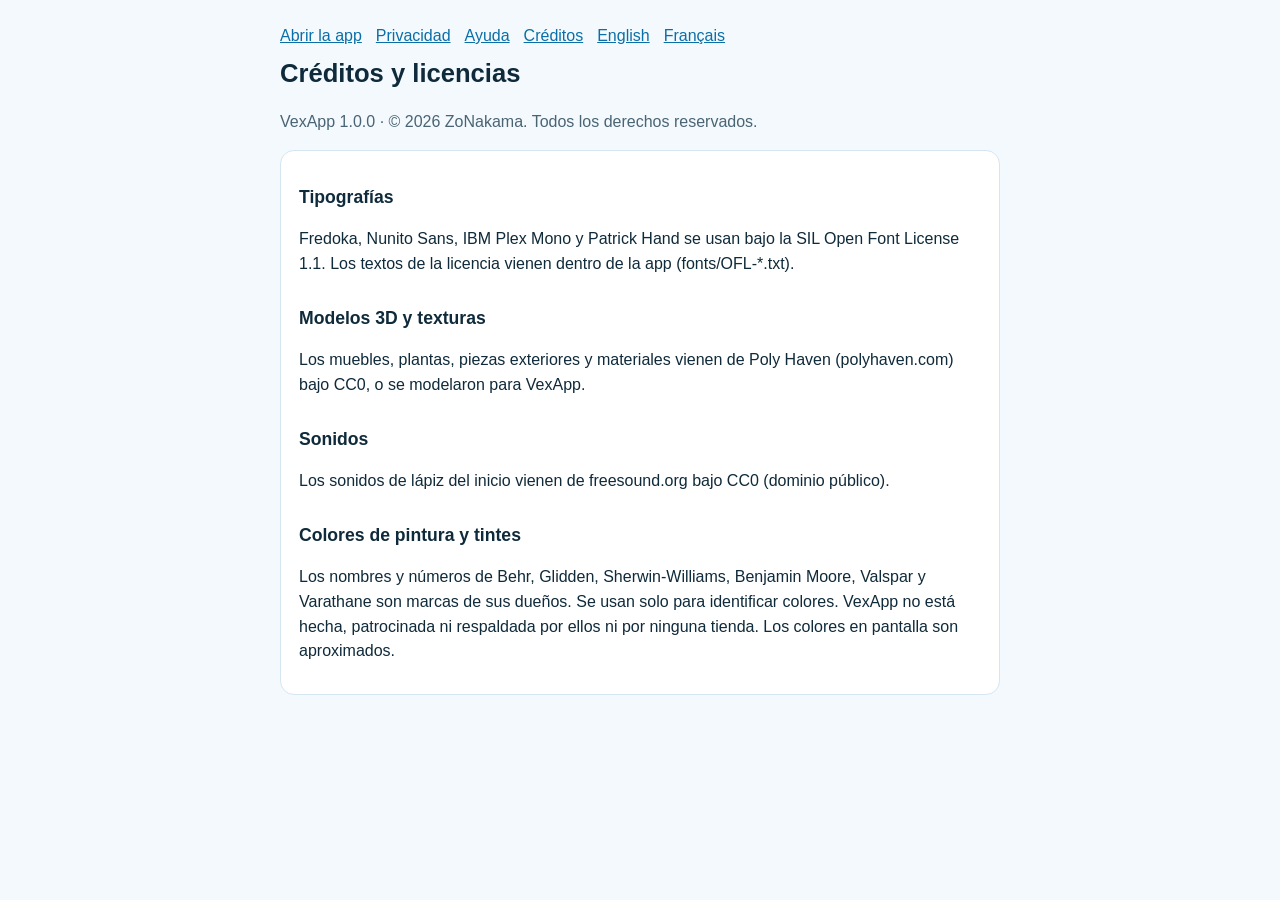
<file: licenses-es.html>
<!doctype html>
<html lang="es">
<head>
<meta charset="utf-8">
<meta http-equiv="Content-Security-Policy" content="default-src 'none'; script-src 'self'; connect-src 'self' https://*.trycloudflare.com; style-src 'unsafe-inline'; img-src 'self' data:; base-uri 'none'; form-action 'none'">
<meta name="viewport" content="width=device-width,initial-scale=1,viewport-fit=cover">
<title>Créditos de VexApp</title>
<style>
:root{--ink:#0f2a3a;--muted:#4a6474;--accent:#0a6fa8;--bg:#f3f9fd;--line:#d6e6f0}
body{margin:0;background:var(--bg);color:var(--ink);font:16px/1.55 -apple-system,BlinkMacSystemFont,"Segoe UI",Roboto,sans-serif}
main{max-width:720px;margin:0 auto;padding:24px 16px 48px}
h1{font-size:1.6rem;margin:.2em 0 .1em}h2{font-size:1.1rem;margin:1.6em 0 .3em}
p,li{color:var(--ink)}small,.muted{color:var(--muted)}a{color:var(--accent)}
.card{background:#fff;border:1px solid var(--line);border-radius:14px;padding:4px 18px 14px;margin-top:16px}
nav a{margin-right:14px}
</style>
</head>
<body><main>
<nav><a href="index.html">Abrir la app</a><a href="privacy-es.html">Privacidad</a><a href="support-es.html">Ayuda</a><a href="licenses-es.html">Créditos</a><a href="licenses.html">English</a><a href="licenses-fr.html">Français</a></nav>
<h1>Créditos y licencias</h1>
<p class="muted">VexApp 1.0.0 · © 2026 ZoNakama. Todos los derechos reservados.</p>
<div class="card">
<h2>Tipografías</h2>
<p>Fredoka, Nunito Sans, IBM Plex Mono y Patrick Hand se usan bajo la SIL Open Font License 1.1. Los textos de la licencia vienen dentro de la app (fonts/OFL-*.txt).</p>
<h2>Modelos 3D y texturas</h2>
<p>Los muebles, plantas, piezas exteriores y materiales vienen de Poly Haven (polyhaven.com) bajo CC0, o se modelaron para VexApp.</p>
<h2>Sonidos</h2>
<p>Los sonidos de lápiz del inicio vienen de freesound.org bajo CC0 (dominio público).</p>
<h2>Colores de pintura y tintes</h2>
<p>Los nombres y números de Behr, Glidden, Sherwin-Williams, Benjamin Moore, Valspar y Varathane son marcas de sus dueños. Se usan solo para identificar colores. VexApp no está hecha, patrocinada ni respaldada por ellos ni por ninguna tienda. Los colores en pantalla son aproximados.</p>
</div>
</main><script src="count.js"></script>
</body></html>
</file>
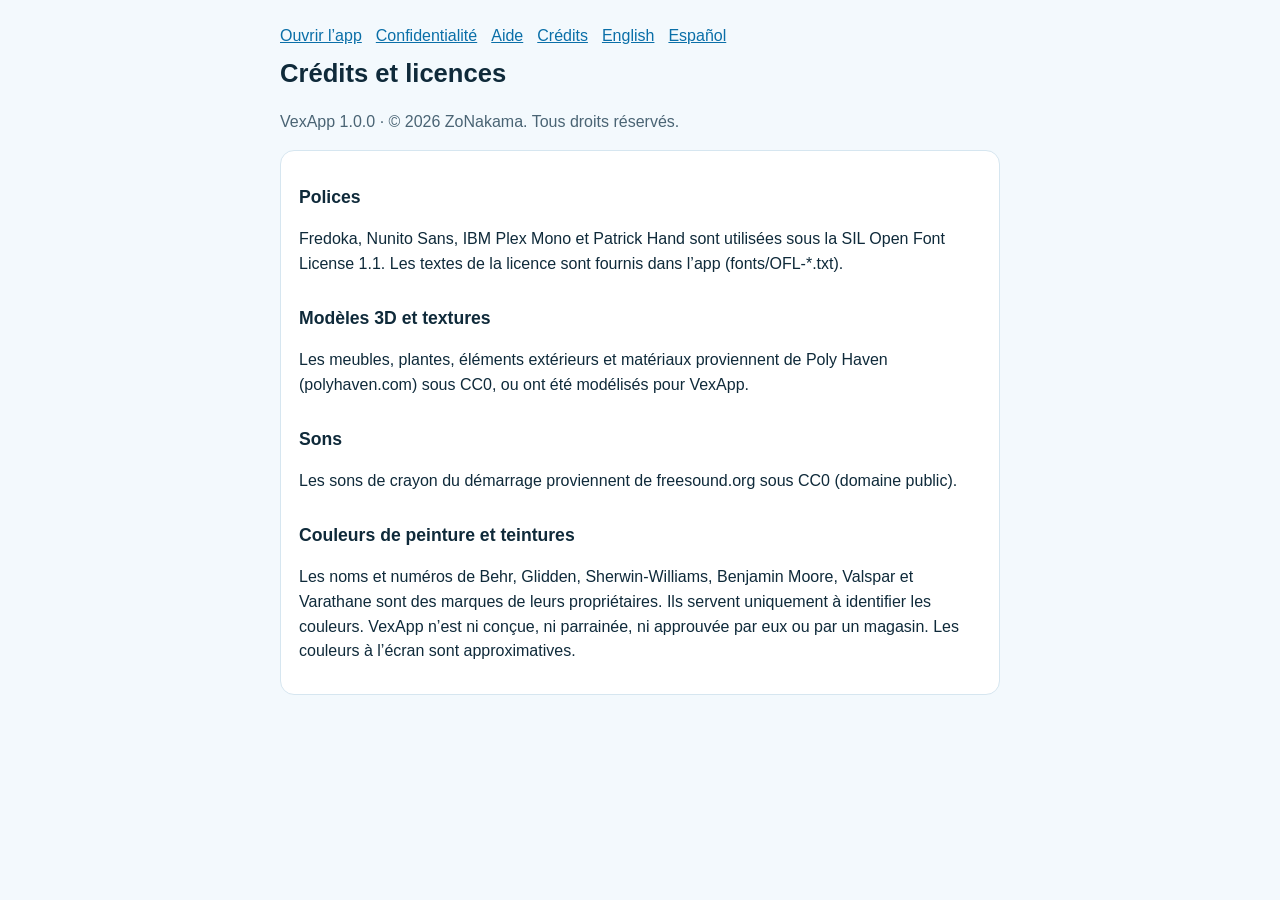
<file: licenses-fr.html>
<!doctype html>
<html lang="fr">
<head>
<meta charset="utf-8">
<meta http-equiv="Content-Security-Policy" content="default-src 'none'; script-src 'self'; connect-src 'self' https://*.trycloudflare.com; style-src 'unsafe-inline'; img-src 'self' data:; base-uri 'none'; form-action 'none'">
<meta name="viewport" content="width=device-width,initial-scale=1,viewport-fit=cover">
<title>Crédits de VexApp</title>
<style>
:root{--ink:#0f2a3a;--muted:#4a6474;--accent:#0a6fa8;--bg:#f3f9fd;--line:#d6e6f0}
body{margin:0;background:var(--bg);color:var(--ink);font:16px/1.55 -apple-system,BlinkMacSystemFont,"Segoe UI",Roboto,sans-serif}
main{max-width:720px;margin:0 auto;padding:24px 16px 48px}
h1{font-size:1.6rem;margin:.2em 0 .1em}h2{font-size:1.1rem;margin:1.6em 0 .3em}
p,li{color:var(--ink)}small,.muted{color:var(--muted)}a{color:var(--accent)}
.card{background:#fff;border:1px solid var(--line);border-radius:14px;padding:4px 18px 14px;margin-top:16px}
nav a{margin-right:14px}
</style>
</head>
<body><main>
<nav><a href="index.html">Ouvrir l’app</a><a href="privacy-fr.html">Confidentialité</a><a href="support-fr.html">Aide</a><a href="licenses-fr.html">Crédits</a><a href="licenses.html">English</a><a href="licenses-es.html">Español</a></nav>
<h1>Crédits et licences</h1>
<p class="muted">VexApp 1.0.0 · © 2026 ZoNakama. Tous droits réservés.</p>
<div class="card">
<h2>Polices</h2>
<p>Fredoka, Nunito Sans, IBM Plex Mono et Patrick Hand sont utilisées sous la SIL Open Font License 1.1. Les textes de la licence sont fournis dans l’app (fonts/OFL-*.txt).</p>
<h2>Modèles 3D et textures</h2>
<p>Les meubles, plantes, éléments extérieurs et matériaux proviennent de Poly Haven (polyhaven.com) sous CC0, ou ont été modélisés pour VexApp.</p>
<h2>Sons</h2>
<p>Les sons de crayon du démarrage proviennent de freesound.org sous CC0 (domaine public).</p>
<h2>Couleurs de peinture et teintures</h2>
<p>Les noms et numéros de Behr, Glidden, Sherwin-Williams, Benjamin Moore, Valspar et Varathane sont des marques de leurs propriétaires. Ils servent uniquement à identifier les couleurs. VexApp n’est ni conçue, ni parrainée, ni approuvée par eux ou par un magasin. Les couleurs à l’écran sont approximatives.</p>
</div>
</main><script src="count.js"></script>
</body></html>
</file>
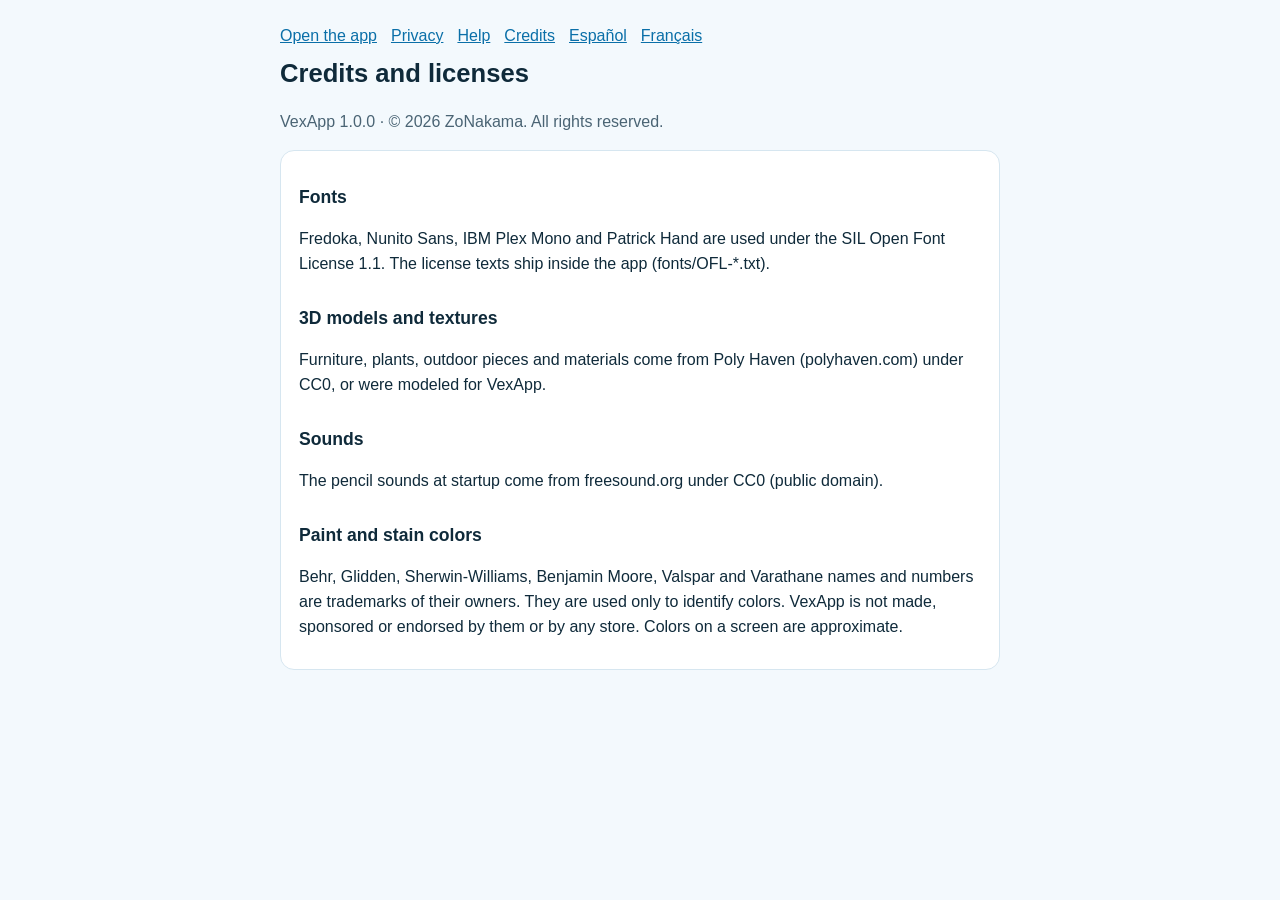
<file: licenses.html>
<!doctype html>
<html lang="en">
<head>
<meta charset="utf-8">
<meta http-equiv="Content-Security-Policy" content="default-src 'none'; script-src 'self'; connect-src 'self' https://*.trycloudflare.com; style-src 'unsafe-inline'; img-src 'self' data:; base-uri 'none'; form-action 'none'">
<meta name="viewport" content="width=device-width,initial-scale=1,viewport-fit=cover">
<title>VexApp credits</title>
<style>
:root{--ink:#0f2a3a;--muted:#4a6474;--accent:#0a6fa8;--bg:#f3f9fd;--line:#d6e6f0}
body{margin:0;background:var(--bg);color:var(--ink);font:16px/1.55 -apple-system,BlinkMacSystemFont,"Segoe UI",Roboto,sans-serif}
main{max-width:720px;margin:0 auto;padding:24px 16px 48px}
h1{font-size:1.6rem;margin:.2em 0 .1em}h2{font-size:1.1rem;margin:1.6em 0 .3em}
p,li{color:var(--ink)}small,.muted{color:var(--muted)}a{color:var(--accent)}
.card{background:#fff;border:1px solid var(--line);border-radius:14px;padding:4px 18px 14px;margin-top:16px}
nav a{margin-right:14px}
</style>
</head>
<body><main>
<nav><a href="index.html">Open the app</a><a href="privacy.html">Privacy</a><a href="support.html">Help</a><a href="licenses.html">Credits</a><a href="licenses-es.html">Español</a><a href="licenses-fr.html">Français</a></nav>
<h1>Credits and licenses</h1>
<p class="muted">VexApp 1.0.0 · © 2026 ZoNakama. All rights reserved.</p>
<div class="card">
<h2>Fonts</h2>
<p>Fredoka, Nunito Sans, IBM Plex Mono and Patrick Hand are used under the SIL Open Font License 1.1. The license texts ship inside the app (fonts/OFL-*.txt).</p>
<h2>3D models and textures</h2>
<p>Furniture, plants, outdoor pieces and materials come from Poly Haven (polyhaven.com) under CC0, or were modeled for VexApp.</p>
<h2>Sounds</h2>
<p>The pencil sounds at startup come from freesound.org under CC0 (public domain).</p>
<h2>Paint and stain colors</h2>
<p>Behr, Glidden, Sherwin-Williams, Benjamin Moore, Valspar and Varathane names and numbers are trademarks of their owners. They are used only to identify colors. VexApp is not made, sponsored or endorsed by them or by any store. Colors on a screen are approximate.</p>
</div>
</main><script src="count.js"></script>
</body></html>
</file>
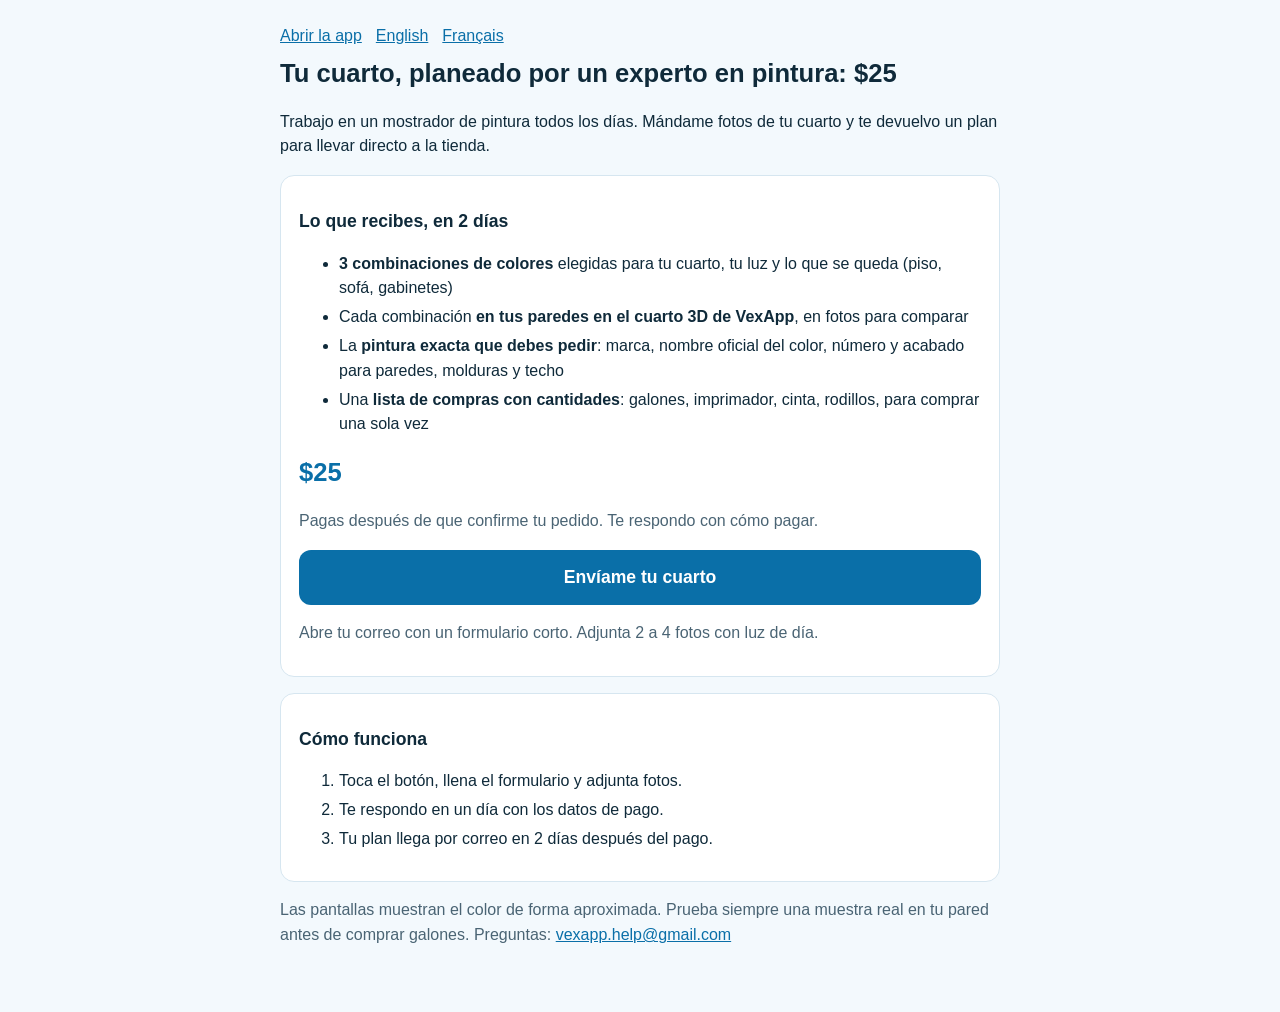
<file: plan-es.html>
<!doctype html>
<html lang="es">
<head>
<meta charset="utf-8">
<meta http-equiv="Content-Security-Policy" content="default-src 'none'; script-src 'self'; connect-src 'self' https://*.trycloudflare.com; style-src 'unsafe-inline'; img-src 'self' data:; base-uri 'none'; form-action 'none'">
<meta name="viewport" content="width=device-width,initial-scale=1,viewport-fit=cover">
<title>Plan de Color VexApp</title>
<style>
:root{--ink:#0f2a3a;--muted:#4a6474;--accent:#0a6fa8;--bg:#f3f9fd;--line:#d6e6f0}
body{margin:0;background:var(--bg);color:var(--ink);font:16px/1.55 -apple-system,BlinkMacSystemFont,"Segoe UI",Roboto,sans-serif}
main{max-width:720px;margin:0 auto;padding:24px 16px 48px}
h1{font-size:1.6rem;margin:.2em 0 .1em}h2{font-size:1.1rem;margin:1.6em 0 .3em}
p,li{color:var(--ink)}small,.muted{color:var(--muted)}a{color:var(--accent)}
.card{background:#fff;border:1px solid var(--line);border-radius:14px;padding:4px 18px 14px;margin-top:16px}
nav a{margin-right:14px}
.price{font-size:1.6rem;font-weight:800;color:#0a6fa8;margin:.2em 0}
.cta{display:block;text-align:center;background:#0a6fa8;color:#fff!important;text-decoration:none;font-weight:700;font-size:1.1rem;padding:14px;border-radius:12px;margin:14px 0 4px}
ol li,ul li{margin:.25em 0}</style>
</head>
<body><main>
<nav><a href="index.html">Abrir la app</a><a href="plan.html">English</a><a href="plan-fr.html">Français</a></nav>
<h1>Tu cuarto, planeado por un experto en pintura: $25</h1>
<p>Trabajo en un mostrador de pintura todos los días. Mándame fotos de tu cuarto y te devuelvo un plan para llevar directo a la tienda.</p>
<div class="card"><h2>Lo que recibes, en 2 días</h2><ul>
<li><b>3 combinaciones de colores</b> elegidas para tu cuarto, tu luz y lo que se queda (piso, sofá, gabinetes)</li>
<li>Cada combinación <b>en tus paredes en el cuarto 3D de VexApp</b>, en fotos para comparar</li>
<li>La <b>pintura exacta que debes pedir</b>: marca, nombre oficial del color, número y acabado para paredes, molduras y techo</li>
<li>Una <b>lista de compras con cantidades</b>: galones, imprimador, cinta, rodillos, para comprar una sola vez</li></ul>
<p class="price">$25</p><p class="muted">Pagas después de que confirme tu pedido. Te respondo con cómo pagar.</p>
<a class="cta" href="mailto:vexapp.help@gmail.com?subject=Solicitud%20de%20Plan%20de%20Color%20VexApp&amp;body=%C2%A1Hola%21%20Quiero%20un%20Plan%20de%20Color.%0A%0ACuarto%28s%29%3A%0ATama%C3%B1o%20%28o%20los%20n%C3%BAmeros%20de%20Medir%20en%20VexApp%29%3A%0AEstilo%20o%20colores%20que%20me%20gustan%3A%0AColores%20que%20no%20quiero%3A%0ALo%20que%20se%20queda%20%28piso%2C%20sof%C3%A1%2C%20gabinetes%29%3A%0A%0AAdjunto%20fotos%20del%20cuarto%20con%20luz%20de%20d%C3%ADa.%0A">Envíame tu cuarto</a>
<p class="muted">Abre tu correo con un formulario corto. Adjunta 2 a 4 fotos con luz de día.</p></div>
<div class="card"><h2>Cómo funciona</h2><ol><li>Toca el botón, llena el formulario y adjunta fotos.</li><li>Te respondo en un día con los datos de pago.</li><li>Tu plan llega por correo en 2 días después del pago.</li></ol></div>
<p class="muted">Las pantallas muestran el color de forma aproximada. Prueba siempre una muestra real en tu pared antes de comprar galones. Preguntas: <a href="mailto:vexapp.help@gmail.com">vexapp.help@gmail.com</a></p>
</main><script src="count.js"></script>
</body></html>
</file>
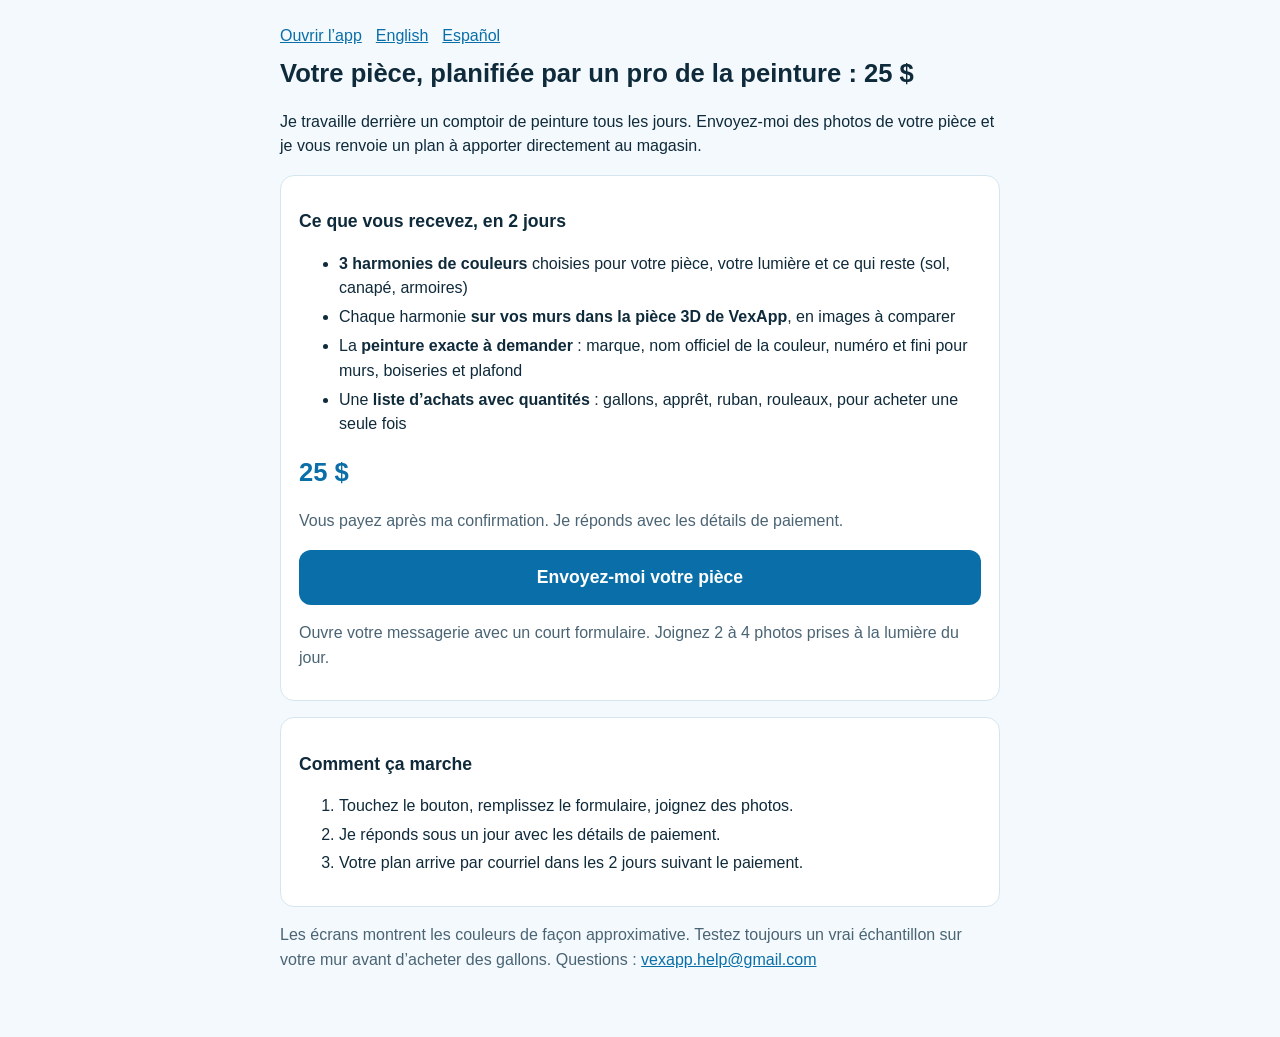
<file: plan-fr.html>
<!doctype html>
<html lang="fr">
<head>
<meta charset="utf-8">
<meta http-equiv="Content-Security-Policy" content="default-src 'none'; script-src 'self'; connect-src 'self' https://*.trycloudflare.com; style-src 'unsafe-inline'; img-src 'self' data:; base-uri 'none'; form-action 'none'">
<meta name="viewport" content="width=device-width,initial-scale=1,viewport-fit=cover">
<title>Plan Couleur VexApp</title>
<style>
:root{--ink:#0f2a3a;--muted:#4a6474;--accent:#0a6fa8;--bg:#f3f9fd;--line:#d6e6f0}
body{margin:0;background:var(--bg);color:var(--ink);font:16px/1.55 -apple-system,BlinkMacSystemFont,"Segoe UI",Roboto,sans-serif}
main{max-width:720px;margin:0 auto;padding:24px 16px 48px}
h1{font-size:1.6rem;margin:.2em 0 .1em}h2{font-size:1.1rem;margin:1.6em 0 .3em}
p,li{color:var(--ink)}small,.muted{color:var(--muted)}a{color:var(--accent)}
.card{background:#fff;border:1px solid var(--line);border-radius:14px;padding:4px 18px 14px;margin-top:16px}
nav a{margin-right:14px}
.price{font-size:1.6rem;font-weight:800;color:#0a6fa8;margin:.2em 0}
.cta{display:block;text-align:center;background:#0a6fa8;color:#fff!important;text-decoration:none;font-weight:700;font-size:1.1rem;padding:14px;border-radius:12px;margin:14px 0 4px}
ol li,ul li{margin:.25em 0}</style>
</head>
<body><main>
<nav><a href="index.html">Ouvrir l’app</a><a href="plan.html">English</a><a href="plan-es.html">Español</a></nav>
<h1>Votre pièce, planifiée par un pro de la peinture : 25 $</h1>
<p>Je travaille derrière un comptoir de peinture tous les jours. Envoyez-moi des photos de votre pièce et je vous renvoie un plan à apporter directement au magasin.</p>
<div class="card"><h2>Ce que vous recevez, en 2 jours</h2><ul>
<li><b>3 harmonies de couleurs</b> choisies pour votre pièce, votre lumière et ce qui reste (sol, canapé, armoires)</li>
<li>Chaque harmonie <b>sur vos murs dans la pièce 3D de VexApp</b>, en images à comparer</li>
<li>La <b>peinture exacte à demander</b> : marque, nom officiel de la couleur, numéro et fini pour murs, boiseries et plafond</li>
<li>Une <b>liste d’achats avec quantités</b> : gallons, apprêt, ruban, rouleaux, pour acheter une seule fois</li></ul>
<p class="price">25 $</p><p class="muted">Vous payez après ma confirmation. Je réponds avec les détails de paiement.</p>
<a class="cta" href="mailto:vexapp.help@gmail.com?subject=Demande%20de%20Plan%20Couleur%20VexApp&amp;body=Bonjour%20%21%20Je%20voudrais%20un%20Plan%20Couleur.%0A%0APi%C3%A8ce%28s%29%20%3A%0ATaille%20%28ou%20les%20chiffres%20de%20Mesurer%20dans%20VexApp%29%20%3A%0AStyle%20ou%20couleurs%20que%20j%E2%80%99aime%20%3A%0ACouleurs%20%C3%A0%20%C3%A9viter%20%3A%0ACe%20qui%20reste%20%28sol%2C%20canap%C3%A9%2C%20armoires%29%20%3A%0A%0AJ%E2%80%99ai%20joint%20des%20photos%20de%20la%20pi%C3%A8ce%20%C3%A0%20la%20lumi%C3%A8re%20du%20jour.%0A">Envoyez-moi votre pièce</a>
<p class="muted">Ouvre votre messagerie avec un court formulaire. Joignez 2 à 4 photos prises à la lumière du jour.</p></div>
<div class="card"><h2>Comment ça marche</h2><ol><li>Touchez le bouton, remplissez le formulaire, joignez des photos.</li><li>Je réponds sous un jour avec les détails de paiement.</li><li>Votre plan arrive par courriel dans les 2 jours suivant le paiement.</li></ol></div>
<p class="muted">Les écrans montrent les couleurs de façon approximative. Testez toujours un vrai échantillon sur votre mur avant d’acheter des gallons. Questions : <a href="mailto:vexapp.help@gmail.com">vexapp.help@gmail.com</a></p>
</main><script src="count.js"></script>
</body></html>
</file>
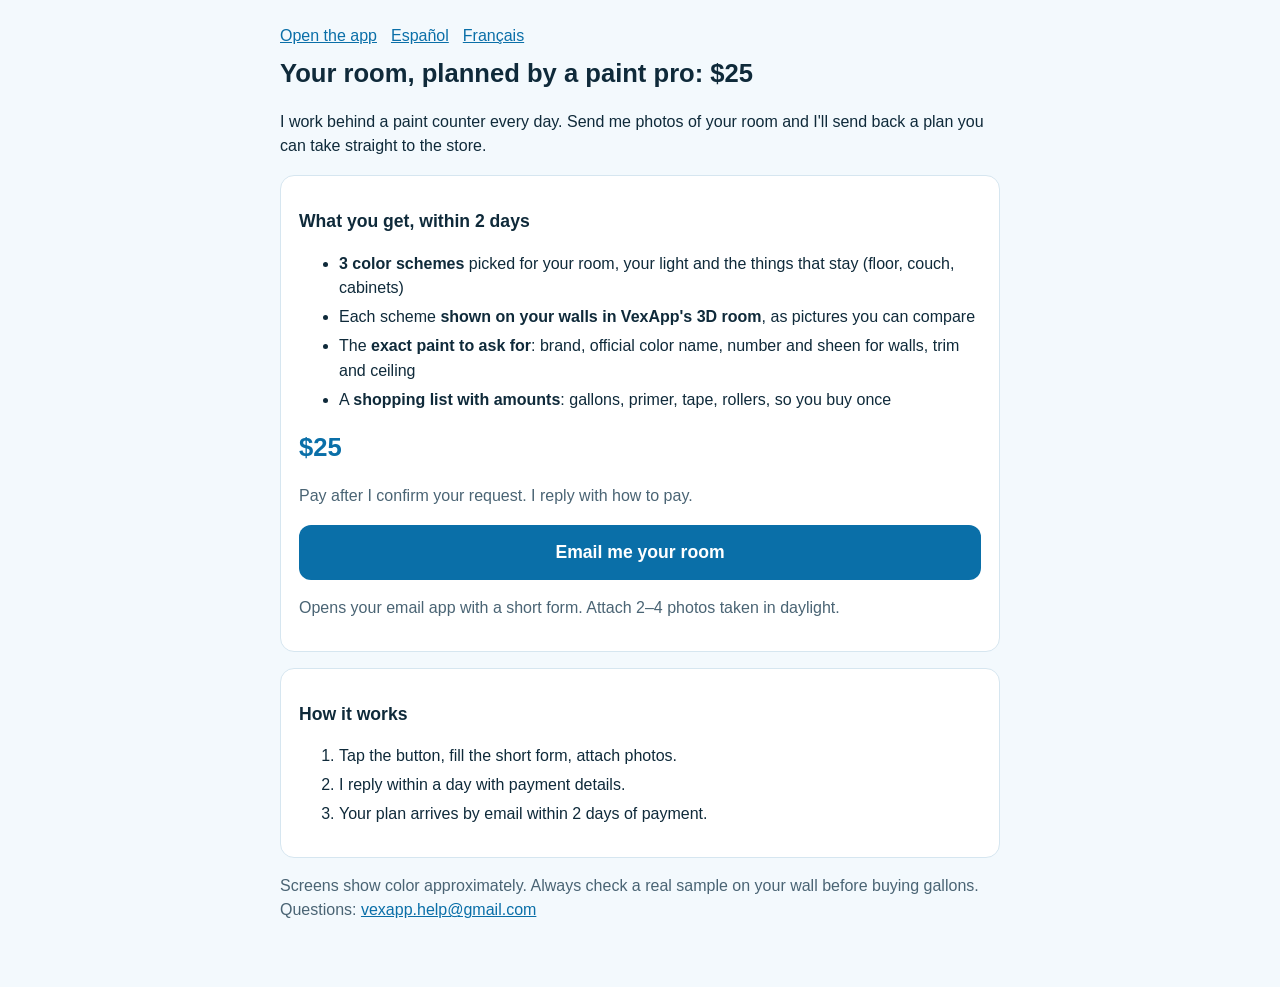
<file: plan.html>
<!doctype html>
<html lang="en">
<head>
<meta charset="utf-8">
<meta http-equiv="Content-Security-Policy" content="default-src 'none'; script-src 'self'; connect-src 'self' https://*.trycloudflare.com; style-src 'unsafe-inline'; img-src 'self' data:; base-uri 'none'; form-action 'none'">
<meta name="viewport" content="width=device-width,initial-scale=1,viewport-fit=cover">
<title>VexApp Color Plan</title>
<style>
:root{--ink:#0f2a3a;--muted:#4a6474;--accent:#0a6fa8;--bg:#f3f9fd;--line:#d6e6f0}
body{margin:0;background:var(--bg);color:var(--ink);font:16px/1.55 -apple-system,BlinkMacSystemFont,"Segoe UI",Roboto,sans-serif}
main{max-width:720px;margin:0 auto;padding:24px 16px 48px}
h1{font-size:1.6rem;margin:.2em 0 .1em}h2{font-size:1.1rem;margin:1.6em 0 .3em}
p,li{color:var(--ink)}small,.muted{color:var(--muted)}a{color:var(--accent)}
.card{background:#fff;border:1px solid var(--line);border-radius:14px;padding:4px 18px 14px;margin-top:16px}
nav a{margin-right:14px}
.price{font-size:1.6rem;font-weight:800;color:#0a6fa8;margin:.2em 0}
.cta{display:block;text-align:center;background:#0a6fa8;color:#fff!important;text-decoration:none;font-weight:700;font-size:1.1rem;padding:14px;border-radius:12px;margin:14px 0 4px}
ol li,ul li{margin:.25em 0}</style>
</head>
<body><main>
<nav><a href="index.html">Open the app</a><a href="plan-es.html">Español</a><a href="plan-fr.html">Français</a></nav>
<h1>Your room, planned by a paint pro: $25</h1>
<p>I work behind a paint counter every day. Send me photos of your room and I'll send back a plan you can take straight to the store.</p>
<div class="card"><h2>What you get, within 2 days</h2><ul>
<li><b>3 color schemes</b> picked for your room, your light and the things that stay (floor, couch, cabinets)</li>
<li>Each scheme <b>shown on your walls in VexApp's 3D room</b>, as pictures you can compare</li>
<li>The <b>exact paint to ask for</b>: brand, official color name, number and sheen for walls, trim and ceiling</li>
<li>A <b>shopping list with amounts</b>: gallons, primer, tape, rollers, so you buy once</li></ul>
<p class="price">$25</p><p class="muted">Pay after I confirm your request. I reply with how to pay.</p>
<a class="cta" href="mailto:vexapp.help@gmail.com?subject=VexApp%20Color%20Plan%20request&amp;body=Hi%21%20I%20would%20like%20a%20Color%20Plan.%0A%0ARoom%28s%29%3A%0ARoom%20size%20%28or%20the%20numbers%20from%20VexApp%20Measure%29%3A%0AStyle%20or%20colors%20I%20like%3A%0AColors%20I%20want%20to%20avoid%3A%0AAnything%20that%20stays%20%28floor%2C%20couch%2C%20cabinets%29%3A%0A%0AI%20attached%20photos%20of%20the%20room%20in%20daylight.%0A">Email me your room</a>
<p class="muted">Opens your email app with a short form. Attach 2–4 photos taken in daylight.</p></div>
<div class="card"><h2>How it works</h2><ol><li>Tap the button, fill the short form, attach photos.</li><li>I reply within a day with payment details.</li><li>Your plan arrives by email within 2 days of payment.</li></ol></div>
<p class="muted">Screens show color approximately. Always check a real sample on your wall before buying gallons. Questions: <a href="mailto:vexapp.help@gmail.com">vexapp.help@gmail.com</a></p>
</main><script src="count.js"></script>
</body></html>
</file>
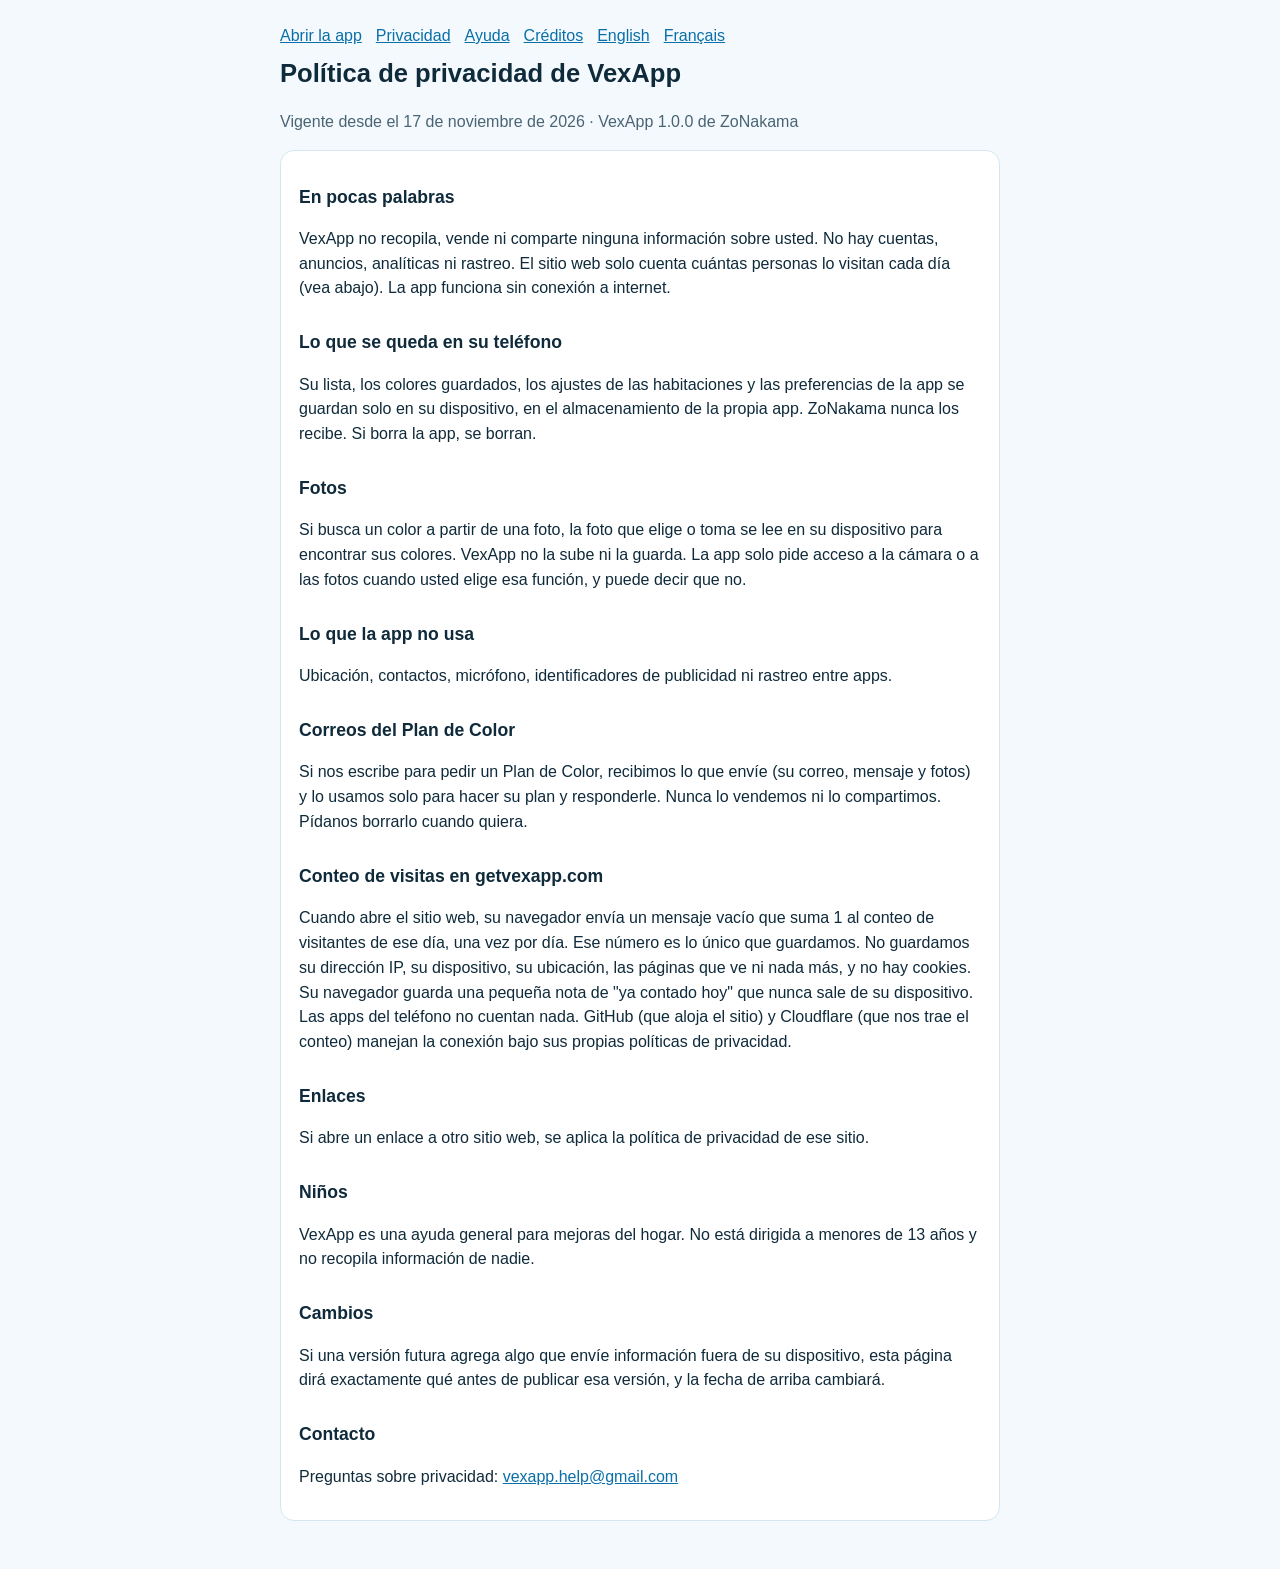
<file: privacy-es.html>
<!doctype html>
<html lang="es">
<head>
<meta charset="utf-8">
<meta http-equiv="Content-Security-Policy" content="default-src 'none'; script-src 'self'; connect-src 'self' https://*.trycloudflare.com; style-src 'unsafe-inline'; img-src 'self' data:; base-uri 'none'; form-action 'none'">
<meta name="viewport" content="width=device-width,initial-scale=1,viewport-fit=cover">
<title>Política de privacidad de VexApp</title>
<style>
:root{--ink:#0f2a3a;--muted:#4a6474;--accent:#0a6fa8;--bg:#f3f9fd;--line:#d6e6f0}
body{margin:0;background:var(--bg);color:var(--ink);font:16px/1.55 -apple-system,BlinkMacSystemFont,"Segoe UI",Roboto,sans-serif}
main{max-width:720px;margin:0 auto;padding:24px 16px 48px}
h1{font-size:1.6rem;margin:.2em 0 .1em}h2{font-size:1.1rem;margin:1.6em 0 .3em}
p,li{color:var(--ink)}small,.muted{color:var(--muted)}a{color:var(--accent)}
.card{background:#fff;border:1px solid var(--line);border-radius:14px;padding:4px 18px 14px;margin-top:16px}
nav a{margin-right:14px}
</style>
</head>
<body><main>
<nav><a href="index.html">Abrir la app</a><a href="privacy-es.html">Privacidad</a><a href="support-es.html">Ayuda</a><a href="licenses-es.html">Créditos</a><a href="privacy.html">English</a><a href="privacy-fr.html">Français</a></nav>
<h1>Política de privacidad de VexApp</h1>
<p class="muted">Vigente desde el 17 de noviembre de 2026 · VexApp 1.0.0 de ZoNakama</p>
<div class="card">
<h2>En pocas palabras</h2>
<p>VexApp no recopila, vende ni comparte ninguna información sobre usted. No hay cuentas, anuncios, analíticas ni rastreo. El sitio web solo cuenta cuántas personas lo visitan cada día (vea abajo). La app funciona sin conexión a internet.</p>
<h2>Lo que se queda en su teléfono</h2>
<p>Su lista, los colores guardados, los ajustes de las habitaciones y las preferencias de la app se guardan solo en su dispositivo, en el almacenamiento de la propia app. ZoNakama nunca los recibe. Si borra la app, se borran.</p>
<h2>Fotos</h2>
<p>Si busca un color a partir de una foto, la foto que elige o toma se lee en su dispositivo para encontrar sus colores. VexApp no la sube ni la guarda. La app solo pide acceso a la cámara o a las fotos cuando usted elige esa función, y puede decir que no.</p>
<h2>Lo que la app no usa</h2>
<p>Ubicación, contactos, micrófono, identificadores de publicidad ni rastreo entre apps.</p>
<h2>Correos del Plan de Color</h2>
<p>Si nos escribe para pedir un Plan de Color, recibimos lo que envíe (su correo, mensaje y fotos) y lo usamos solo para hacer su plan y responderle. Nunca lo vendemos ni lo compartimos. Pídanos borrarlo cuando quiera.</p>
<h2>Conteo de visitas en getvexapp.com</h2>
<p>Cuando abre el sitio web, su navegador envía un mensaje vacío que suma 1 al conteo de visitantes de ese día, una vez por día. Ese número es lo único que guardamos. No guardamos su dirección IP, su dispositivo, su ubicación, las páginas que ve ni nada más, y no hay cookies. Su navegador guarda una pequeña nota de "ya contado hoy" que nunca sale de su dispositivo. Las apps del teléfono no cuentan nada. GitHub (que aloja el sitio) y Cloudflare (que nos trae el conteo) manejan la conexión bajo sus propias políticas de privacidad.</p>
<h2>Enlaces</h2>
<p>Si abre un enlace a otro sitio web, se aplica la política de privacidad de ese sitio.</p>
<h2>Niños</h2>
<p>VexApp es una ayuda general para mejoras del hogar. No está dirigida a menores de 13 años y no recopila información de nadie.</p>
<h2>Cambios</h2>
<p>Si una versión futura agrega algo que envíe información fuera de su dispositivo, esta página dirá exactamente qué antes de publicar esa versión, y la fecha de arriba cambiará.</p>
<h2>Contacto</h2>
<p>Preguntas sobre privacidad: <a href="mailto:vexapp.help@gmail.com">vexapp.help@gmail.com</a></p>
</div>
</main><script src="count.js"></script>
</body></html>
</file>
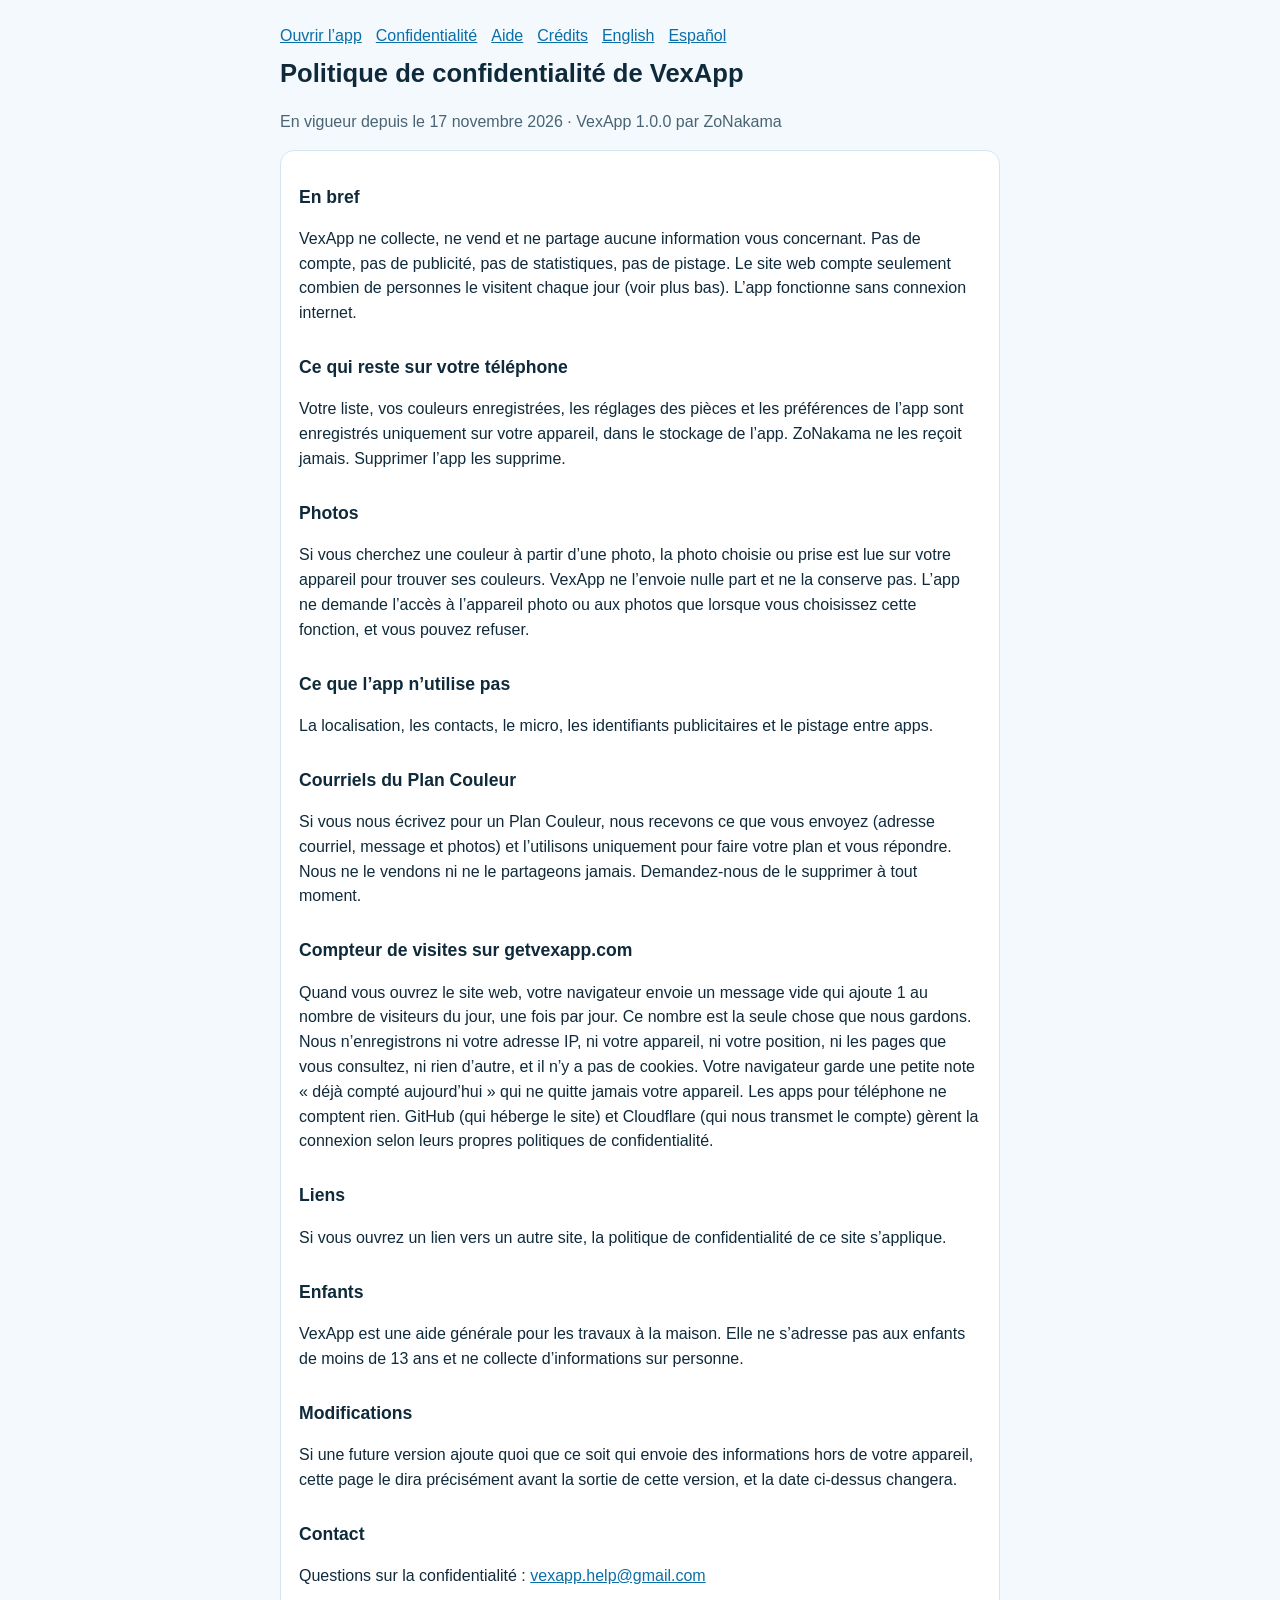
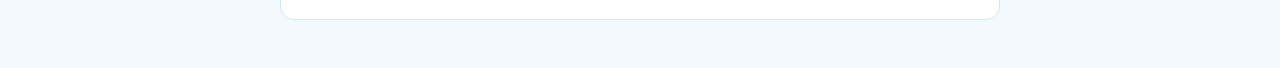
<file: privacy-fr.html>
<!doctype html>
<html lang="fr">
<head>
<meta charset="utf-8">
<meta http-equiv="Content-Security-Policy" content="default-src 'none'; script-src 'self'; connect-src 'self' https://*.trycloudflare.com; style-src 'unsafe-inline'; img-src 'self' data:; base-uri 'none'; form-action 'none'">
<meta name="viewport" content="width=device-width,initial-scale=1,viewport-fit=cover">
<title>Politique de confidentialité de VexApp</title>
<style>
:root{--ink:#0f2a3a;--muted:#4a6474;--accent:#0a6fa8;--bg:#f3f9fd;--line:#d6e6f0}
body{margin:0;background:var(--bg);color:var(--ink);font:16px/1.55 -apple-system,BlinkMacSystemFont,"Segoe UI",Roboto,sans-serif}
main{max-width:720px;margin:0 auto;padding:24px 16px 48px}
h1{font-size:1.6rem;margin:.2em 0 .1em}h2{font-size:1.1rem;margin:1.6em 0 .3em}
p,li{color:var(--ink)}small,.muted{color:var(--muted)}a{color:var(--accent)}
.card{background:#fff;border:1px solid var(--line);border-radius:14px;padding:4px 18px 14px;margin-top:16px}
nav a{margin-right:14px}
</style>
</head>
<body><main>
<nav><a href="index.html">Ouvrir l’app</a><a href="privacy-fr.html">Confidentialité</a><a href="support-fr.html">Aide</a><a href="licenses-fr.html">Crédits</a><a href="privacy.html">English</a><a href="privacy-es.html">Español</a></nav>
<h1>Politique de confidentialité de VexApp</h1>
<p class="muted">En vigueur depuis le 17 novembre 2026 · VexApp 1.0.0 par ZoNakama</p>
<div class="card">
<h2>En bref</h2>
<p>VexApp ne collecte, ne vend et ne partage aucune information vous concernant. Pas de compte, pas de publicité, pas de statistiques, pas de pistage. Le site web compte seulement combien de personnes le visitent chaque jour (voir plus bas). L’app fonctionne sans connexion internet.</p>
<h2>Ce qui reste sur votre téléphone</h2>
<p>Votre liste, vos couleurs enregistrées, les réglages des pièces et les préférences de l’app sont enregistrés uniquement sur votre appareil, dans le stockage de l’app. ZoNakama ne les reçoit jamais. Supprimer l’app les supprime.</p>
<h2>Photos</h2>
<p>Si vous cherchez une couleur à partir d’une photo, la photo choisie ou prise est lue sur votre appareil pour trouver ses couleurs. VexApp ne l’envoie nulle part et ne la conserve pas. L’app ne demande l’accès à l’appareil photo ou aux photos que lorsque vous choisissez cette fonction, et vous pouvez refuser.</p>
<h2>Ce que l’app n’utilise pas</h2>
<p>La localisation, les contacts, le micro, les identifiants publicitaires et le pistage entre apps.</p>
<h2>Courriels du Plan Couleur</h2>
<p>Si vous nous écrivez pour un Plan Couleur, nous recevons ce que vous envoyez (adresse courriel, message et photos) et l’utilisons uniquement pour faire votre plan et vous répondre. Nous ne le vendons ni ne le partageons jamais. Demandez-nous de le supprimer à tout moment.</p>
<h2>Compteur de visites sur getvexapp.com</h2>
<p>Quand vous ouvrez le site web, votre navigateur envoie un message vide qui ajoute 1 au nombre de visiteurs du jour, une fois par jour. Ce nombre est la seule chose que nous gardons. Nous n’enregistrons ni votre adresse IP, ni votre appareil, ni votre position, ni les pages que vous consultez, ni rien d’autre, et il n’y a pas de cookies. Votre navigateur garde une petite note « déjà compté aujourd’hui » qui ne quitte jamais votre appareil. Les apps pour téléphone ne comptent rien. GitHub (qui héberge le site) et Cloudflare (qui nous transmet le compte) gèrent la connexion selon leurs propres politiques de confidentialité.</p>
<h2>Liens</h2>
<p>Si vous ouvrez un lien vers un autre site, la politique de confidentialité de ce site s’applique.</p>
<h2>Enfants</h2>
<p>VexApp est une aide générale pour les travaux à la maison. Elle ne s’adresse pas aux enfants de moins de 13 ans et ne collecte d’informations sur personne.</p>
<h2>Modifications</h2>
<p>Si une future version ajoute quoi que ce soit qui envoie des informations hors de votre appareil, cette page le dira précisément avant la sortie de cette version, et la date ci-dessus changera.</p>
<h2>Contact</h2>
<p>Questions sur la confidentialité : <a href="mailto:vexapp.help@gmail.com">vexapp.help@gmail.com</a></p>
</div>
</main><script src="count.js"></script>
</body></html>
</file>
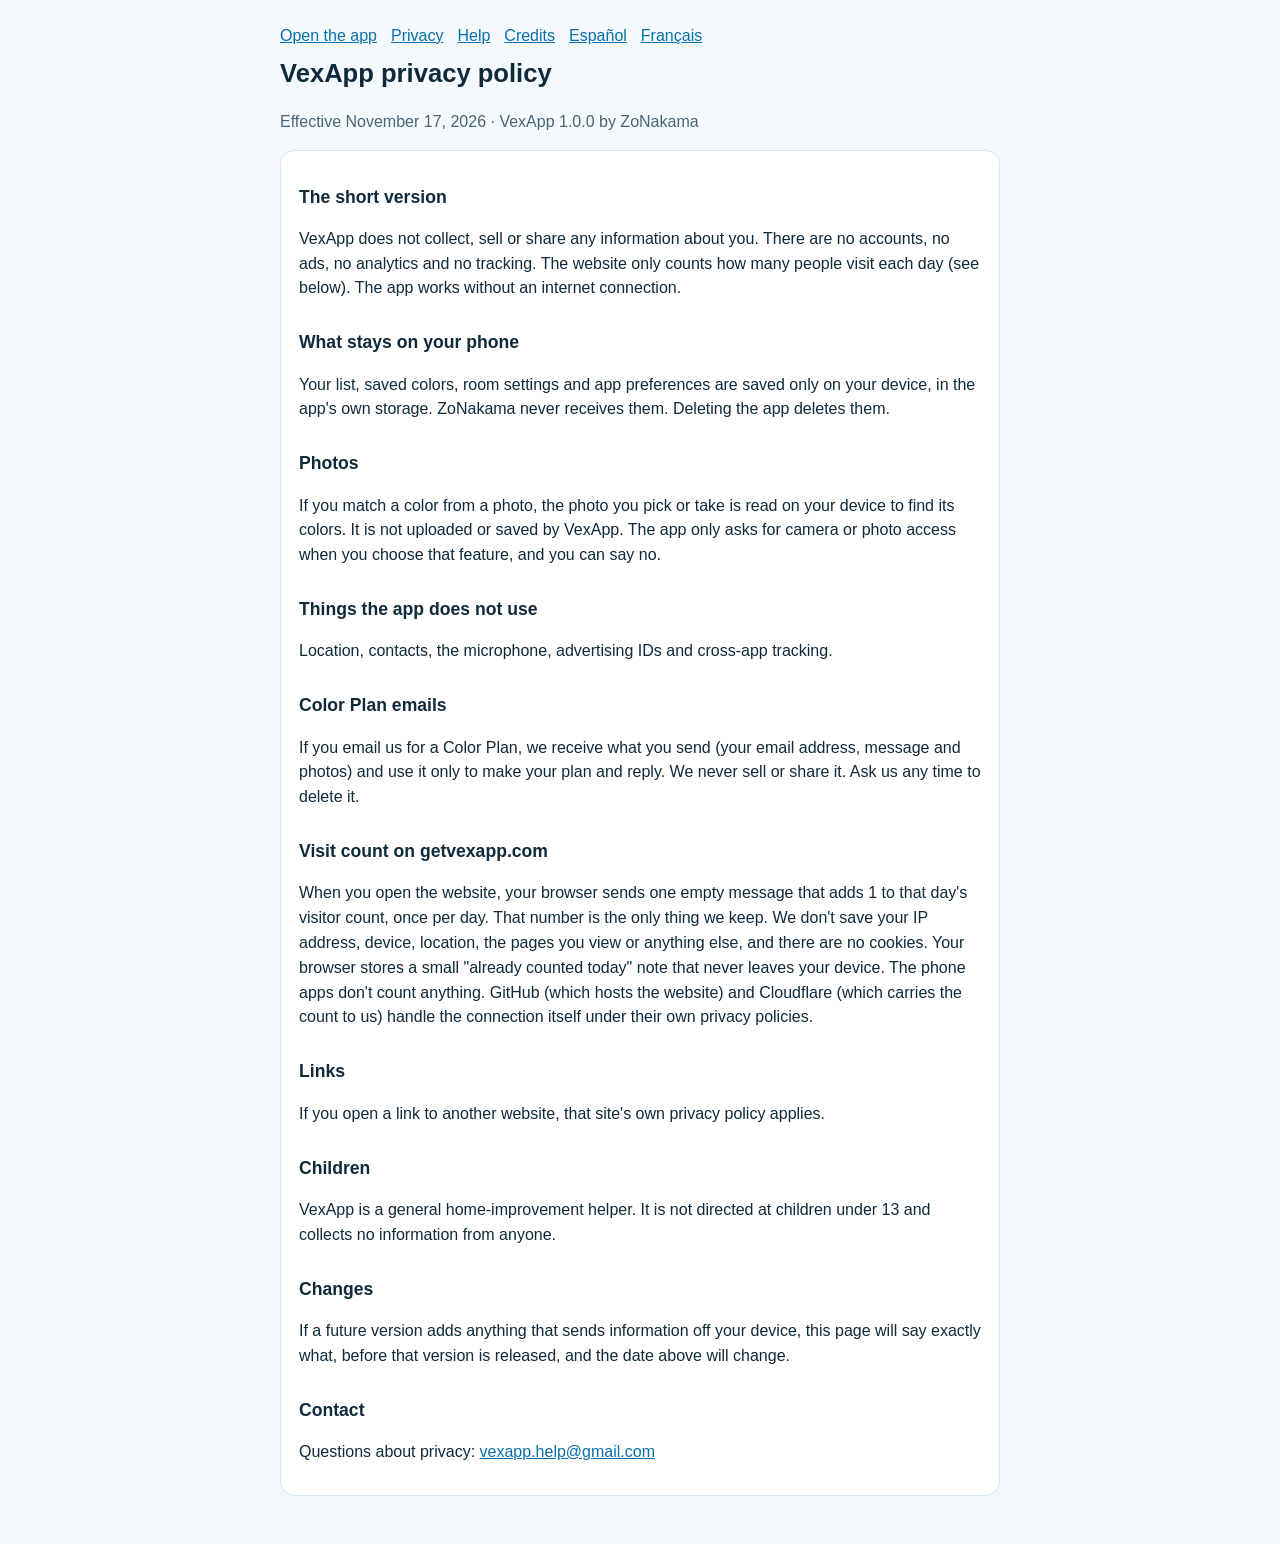
<file: privacy.html>
<!doctype html>
<html lang="en">
<head>
<meta charset="utf-8">
<meta http-equiv="Content-Security-Policy" content="default-src 'none'; script-src 'self'; connect-src 'self' https://*.trycloudflare.com; style-src 'unsafe-inline'; img-src 'self' data:; base-uri 'none'; form-action 'none'">
<meta name="viewport" content="width=device-width,initial-scale=1,viewport-fit=cover">
<title>VexApp privacy policy</title>
<style>
:root{--ink:#0f2a3a;--muted:#4a6474;--accent:#0a6fa8;--bg:#f3f9fd;--line:#d6e6f0}
body{margin:0;background:var(--bg);color:var(--ink);font:16px/1.55 -apple-system,BlinkMacSystemFont,"Segoe UI",Roboto,sans-serif}
main{max-width:720px;margin:0 auto;padding:24px 16px 48px}
h1{font-size:1.6rem;margin:.2em 0 .1em}h2{font-size:1.1rem;margin:1.6em 0 .3em}
p,li{color:var(--ink)}small,.muted{color:var(--muted)}a{color:var(--accent)}
.card{background:#fff;border:1px solid var(--line);border-radius:14px;padding:4px 18px 14px;margin-top:16px}
nav a{margin-right:14px}
</style>
</head>
<body><main>
<nav><a href="index.html">Open the app</a><a href="privacy.html">Privacy</a><a href="support.html">Help</a><a href="licenses.html">Credits</a><a href="privacy-es.html">Español</a><a href="privacy-fr.html">Français</a></nav>
<h1>VexApp privacy policy</h1>
<p class="muted">Effective November 17, 2026 · VexApp 1.0.0 by ZoNakama</p>
<div class="card">
<h2>The short version</h2>
<p>VexApp does not collect, sell or share any information about you. There are no accounts, no ads, no analytics and no tracking. The website only counts how many people visit each day (see below). The app works without an internet connection.</p>
<h2>What stays on your phone</h2>
<p>Your list, saved colors, room settings and app preferences are saved only on your device, in the app's own storage. ZoNakama never receives them. Deleting the app deletes them.</p>
<h2>Photos</h2>
<p>If you match a color from a photo, the photo you pick or take is read on your device to find its colors. It is not uploaded or saved by VexApp. The app only asks for camera or photo access when you choose that feature, and you can say no.</p>
<h2>Things the app does not use</h2>
<p>Location, contacts, the microphone, advertising IDs and cross-app tracking.</p>
<h2>Color Plan emails</h2>
<p>If you email us for a Color Plan, we receive what you send (your email address, message and photos) and use it only to make your plan and reply. We never sell or share it. Ask us any time to delete it.</p>
<h2>Visit count on getvexapp.com</h2>
<p>When you open the website, your browser sends one empty message that adds 1 to that day's visitor count, once per day. That number is the only thing we keep. We don't save your IP address, device, location, the pages you view or anything else, and there are no cookies. Your browser stores a small "already counted today" note that never leaves your device. The phone apps don't count anything. GitHub (which hosts the website) and Cloudflare (which carries the count to us) handle the connection itself under their own privacy policies.</p>
<h2>Links</h2>
<p>If you open a link to another website, that site's own privacy policy applies.</p>
<h2>Children</h2>
<p>VexApp is a general home-improvement helper. It is not directed at children under 13 and collects no information from anyone.</p>
<h2>Changes</h2>
<p>If a future version adds anything that sends information off your device, this page will say exactly what, before that version is released, and the date above will change.</p>
<h2>Contact</h2>
<p>Questions about privacy: <a href="mailto:vexapp.help@gmail.com">vexapp.help@gmail.com</a></p>
</div>
</main><script src="count.js"></script>
</body></html>
</file>
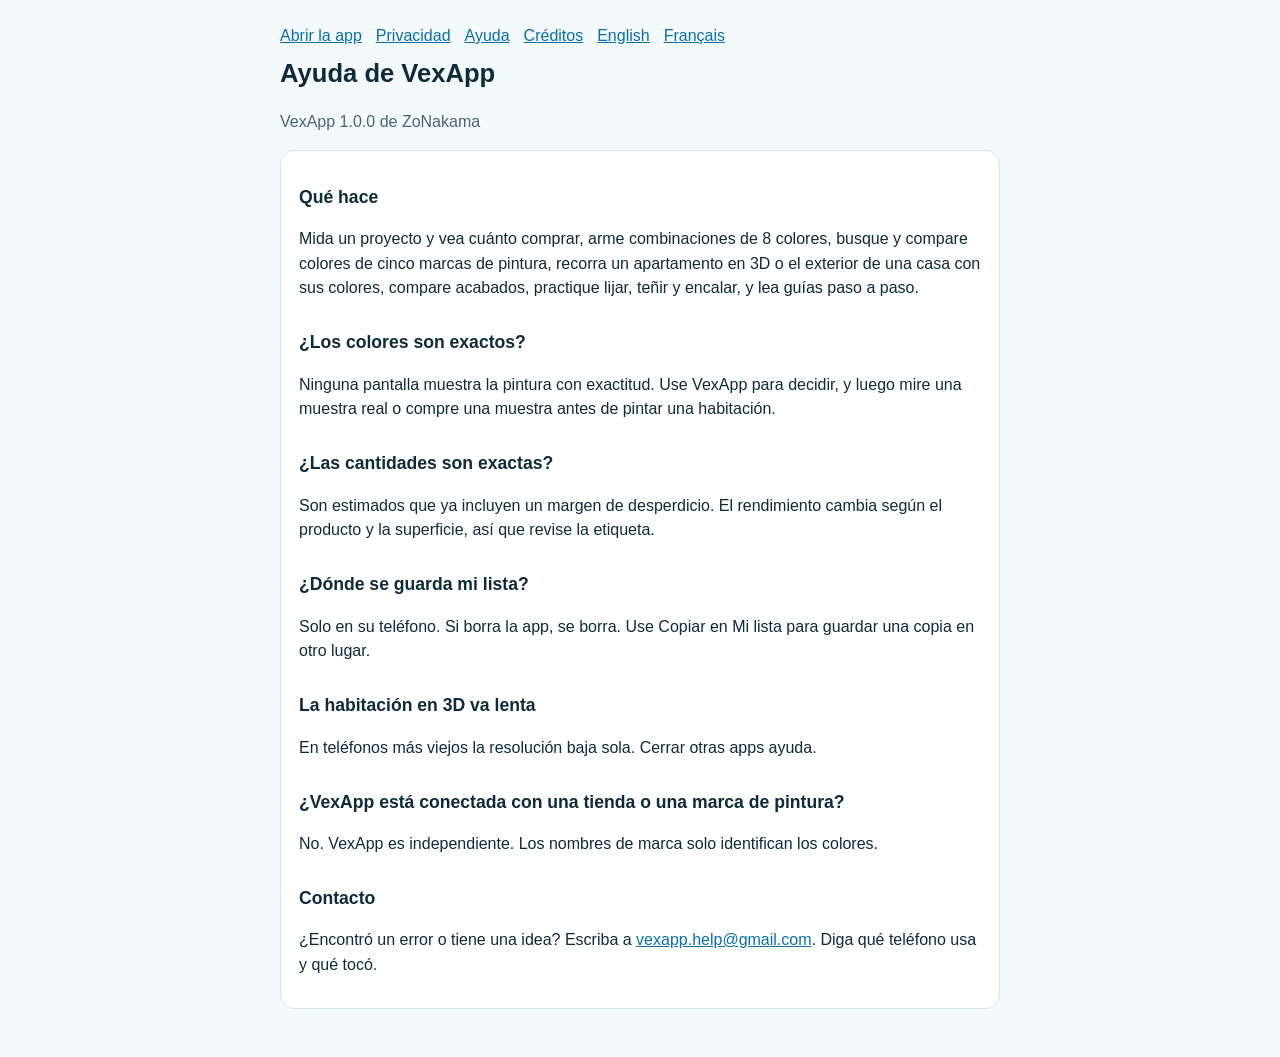
<file: support-es.html>
<!doctype html>
<html lang="es">
<head>
<meta charset="utf-8">
<meta http-equiv="Content-Security-Policy" content="default-src 'none'; script-src 'self'; connect-src 'self' https://*.trycloudflare.com; style-src 'unsafe-inline'; img-src 'self' data:; base-uri 'none'; form-action 'none'">
<meta name="viewport" content="width=device-width,initial-scale=1,viewport-fit=cover">
<title>Ayuda de VexApp</title>
<style>
:root{--ink:#0f2a3a;--muted:#4a6474;--accent:#0a6fa8;--bg:#f3f9fd;--line:#d6e6f0}
body{margin:0;background:var(--bg);color:var(--ink);font:16px/1.55 -apple-system,BlinkMacSystemFont,"Segoe UI",Roboto,sans-serif}
main{max-width:720px;margin:0 auto;padding:24px 16px 48px}
h1{font-size:1.6rem;margin:.2em 0 .1em}h2{font-size:1.1rem;margin:1.6em 0 .3em}
p,li{color:var(--ink)}small,.muted{color:var(--muted)}a{color:var(--accent)}
.card{background:#fff;border:1px solid var(--line);border-radius:14px;padding:4px 18px 14px;margin-top:16px}
nav a{margin-right:14px}
</style>
</head>
<body><main>
<nav><a href="index.html">Abrir la app</a><a href="privacy-es.html">Privacidad</a><a href="support-es.html">Ayuda</a><a href="licenses-es.html">Créditos</a><a href="support.html">English</a><a href="support-fr.html">Français</a></nav>
<h1>Ayuda de VexApp</h1>
<p class="muted">VexApp 1.0.0 de ZoNakama</p>
<div class="card">
<h2>Qué hace</h2>
<p>Mida un proyecto y vea cuánto comprar, arme combinaciones de 8 colores, busque y compare colores de cinco marcas de pintura, recorra un apartamento en 3D o el exterior de una casa con sus colores, compare acabados, practique lijar, teñir y encalar, y lea guías paso a paso.</p>
<h2>¿Los colores son exactos?</h2>
<p>Ninguna pantalla muestra la pintura con exactitud. Use VexApp para decidir, y luego mire una muestra real o compre una muestra antes de pintar una habitación.</p>
<h2>¿Las cantidades son exactas?</h2>
<p>Son estimados que ya incluyen un margen de desperdicio. El rendimiento cambia según el producto y la superficie, así que revise la etiqueta.</p>
<h2>¿Dónde se guarda mi lista?</h2>
<p>Solo en su teléfono. Si borra la app, se borra. Use Copiar en Mi lista para guardar una copia en otro lugar.</p>
<h2>La habitación en 3D va lenta</h2>
<p>En teléfonos más viejos la resolución baja sola. Cerrar otras apps ayuda.</p>
<h2>¿VexApp está conectada con una tienda o una marca de pintura?</h2>
<p>No. VexApp es independiente. Los nombres de marca solo identifican los colores.</p>
<h2>Contacto</h2>
<p>¿Encontró un error o tiene una idea? Escriba a <a href="mailto:vexapp.help@gmail.com">vexapp.help@gmail.com</a>. Diga qué teléfono usa y qué tocó.</p>
</div>
</main><script src="count.js"></script>
</body></html>
</file>
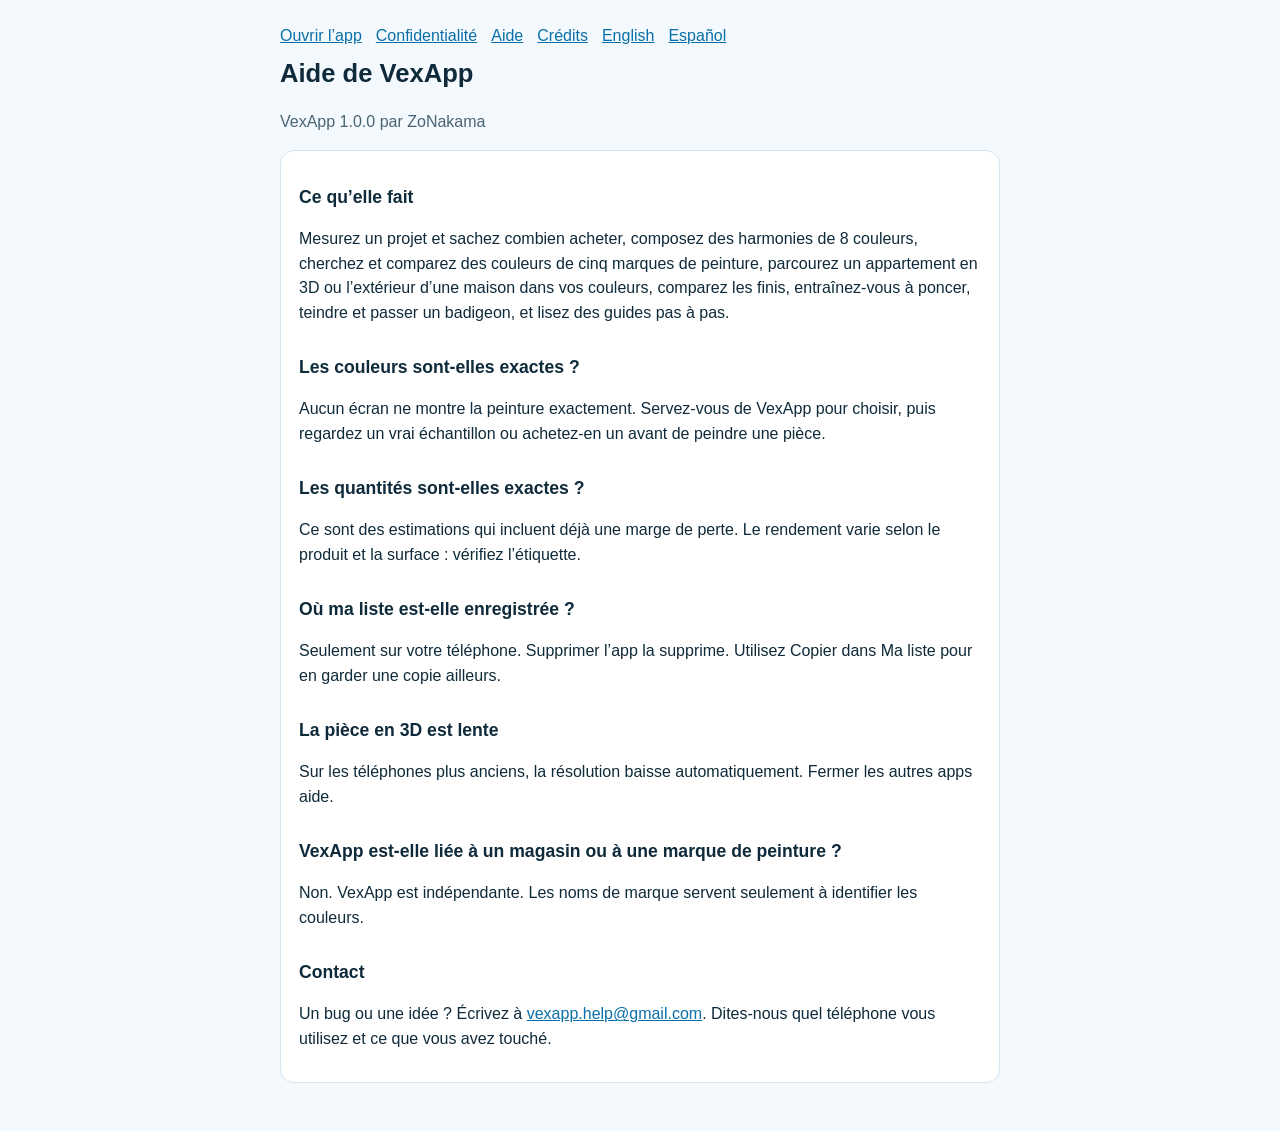
<file: support-fr.html>
<!doctype html>
<html lang="fr">
<head>
<meta charset="utf-8">
<meta http-equiv="Content-Security-Policy" content="default-src 'none'; script-src 'self'; connect-src 'self' https://*.trycloudflare.com; style-src 'unsafe-inline'; img-src 'self' data:; base-uri 'none'; form-action 'none'">
<meta name="viewport" content="width=device-width,initial-scale=1,viewport-fit=cover">
<title>Aide de VexApp</title>
<style>
:root{--ink:#0f2a3a;--muted:#4a6474;--accent:#0a6fa8;--bg:#f3f9fd;--line:#d6e6f0}
body{margin:0;background:var(--bg);color:var(--ink);font:16px/1.55 -apple-system,BlinkMacSystemFont,"Segoe UI",Roboto,sans-serif}
main{max-width:720px;margin:0 auto;padding:24px 16px 48px}
h1{font-size:1.6rem;margin:.2em 0 .1em}h2{font-size:1.1rem;margin:1.6em 0 .3em}
p,li{color:var(--ink)}small,.muted{color:var(--muted)}a{color:var(--accent)}
.card{background:#fff;border:1px solid var(--line);border-radius:14px;padding:4px 18px 14px;margin-top:16px}
nav a{margin-right:14px}
</style>
</head>
<body><main>
<nav><a href="index.html">Ouvrir l’app</a><a href="privacy-fr.html">Confidentialité</a><a href="support-fr.html">Aide</a><a href="licenses-fr.html">Crédits</a><a href="support.html">English</a><a href="support-es.html">Español</a></nav>
<h1>Aide de VexApp</h1>
<p class="muted">VexApp 1.0.0 par ZoNakama</p>
<div class="card">
<h2>Ce qu’elle fait</h2>
<p>Mesurez un projet et sachez combien acheter, composez des harmonies de 8 couleurs, cherchez et comparez des couleurs de cinq marques de peinture, parcourez un appartement en 3D ou l’extérieur d’une maison dans vos couleurs, comparez les finis, entraînez-vous à poncer, teindre et passer un badigeon, et lisez des guides pas à pas.</p>
<h2>Les couleurs sont-elles exactes ?</h2>
<p>Aucun écran ne montre la peinture exactement. Servez-vous de VexApp pour choisir, puis regardez un vrai échantillon ou achetez-en un avant de peindre une pièce.</p>
<h2>Les quantités sont-elles exactes ?</h2>
<p>Ce sont des estimations qui incluent déjà une marge de perte. Le rendement varie selon le produit et la surface : vérifiez l’étiquette.</p>
<h2>Où ma liste est-elle enregistrée ?</h2>
<p>Seulement sur votre téléphone. Supprimer l’app la supprime. Utilisez Copier dans Ma liste pour en garder une copie ailleurs.</p>
<h2>La pièce en 3D est lente</h2>
<p>Sur les téléphones plus anciens, la résolution baisse automatiquement. Fermer les autres apps aide.</p>
<h2>VexApp est-elle liée à un magasin ou à une marque de peinture ?</h2>
<p>Non. VexApp est indépendante. Les noms de marque servent seulement à identifier les couleurs.</p>
<h2>Contact</h2>
<p>Un bug ou une idée ? Écrivez à <a href="mailto:vexapp.help@gmail.com">vexapp.help@gmail.com</a>. Dites-nous quel téléphone vous utilisez et ce que vous avez touché.</p>
</div>
</main><script src="count.js"></script>
</body></html>
</file>
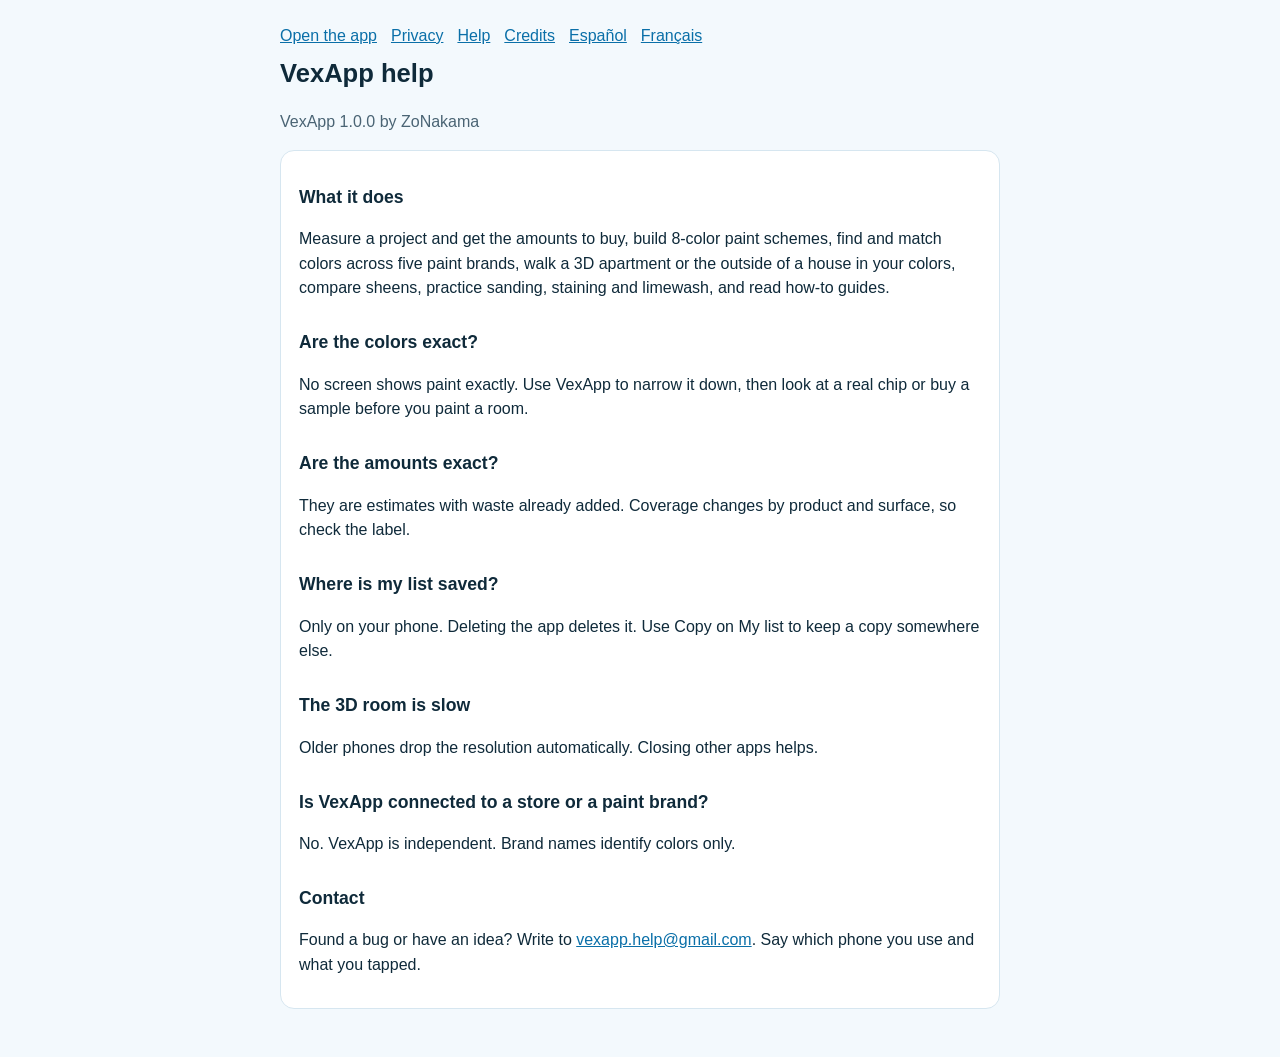
<file: support.html>
<!doctype html>
<html lang="en">
<head>
<meta charset="utf-8">
<meta http-equiv="Content-Security-Policy" content="default-src 'none'; script-src 'self'; connect-src 'self' https://*.trycloudflare.com; style-src 'unsafe-inline'; img-src 'self' data:; base-uri 'none'; form-action 'none'">
<meta name="viewport" content="width=device-width,initial-scale=1,viewport-fit=cover">
<title>VexApp help</title>
<style>
:root{--ink:#0f2a3a;--muted:#4a6474;--accent:#0a6fa8;--bg:#f3f9fd;--line:#d6e6f0}
body{margin:0;background:var(--bg);color:var(--ink);font:16px/1.55 -apple-system,BlinkMacSystemFont,"Segoe UI",Roboto,sans-serif}
main{max-width:720px;margin:0 auto;padding:24px 16px 48px}
h1{font-size:1.6rem;margin:.2em 0 .1em}h2{font-size:1.1rem;margin:1.6em 0 .3em}
p,li{color:var(--ink)}small,.muted{color:var(--muted)}a{color:var(--accent)}
.card{background:#fff;border:1px solid var(--line);border-radius:14px;padding:4px 18px 14px;margin-top:16px}
nav a{margin-right:14px}
</style>
</head>
<body><main>
<nav><a href="index.html">Open the app</a><a href="privacy.html">Privacy</a><a href="support.html">Help</a><a href="licenses.html">Credits</a><a href="support-es.html">Español</a><a href="support-fr.html">Français</a></nav>
<h1>VexApp help</h1>
<p class="muted">VexApp 1.0.0 by ZoNakama</p>
<div class="card">
<h2>What it does</h2>
<p>Measure a project and get the amounts to buy, build 8-color paint schemes, find and match colors across five paint brands, walk a 3D apartment or the outside of a house in your colors, compare sheens, practice sanding, staining and limewash, and read how-to guides.</p>
<h2>Are the colors exact?</h2>
<p>No screen shows paint exactly. Use VexApp to narrow it down, then look at a real chip or buy a sample before you paint a room.</p>
<h2>Are the amounts exact?</h2>
<p>They are estimates with waste already added. Coverage changes by product and surface, so check the label.</p>
<h2>Where is my list saved?</h2>
<p>Only on your phone. Deleting the app deletes it. Use Copy on My list to keep a copy somewhere else.</p>
<h2>The 3D room is slow</h2>
<p>Older phones drop the resolution automatically. Closing other apps helps.</p>
<h2>Is VexApp connected to a store or a paint brand?</h2>
<p>No. VexApp is independent. Brand names identify colors only.</p>
<h2>Contact</h2>
<p>Found a bug or have an idea? Write to <a href="mailto:vexapp.help@gmail.com">vexapp.help@gmail.com</a>. Say which phone you use and what you tapped.</p>
</div>
</main><script src="count.js"></script>
</body></html>
</file>
